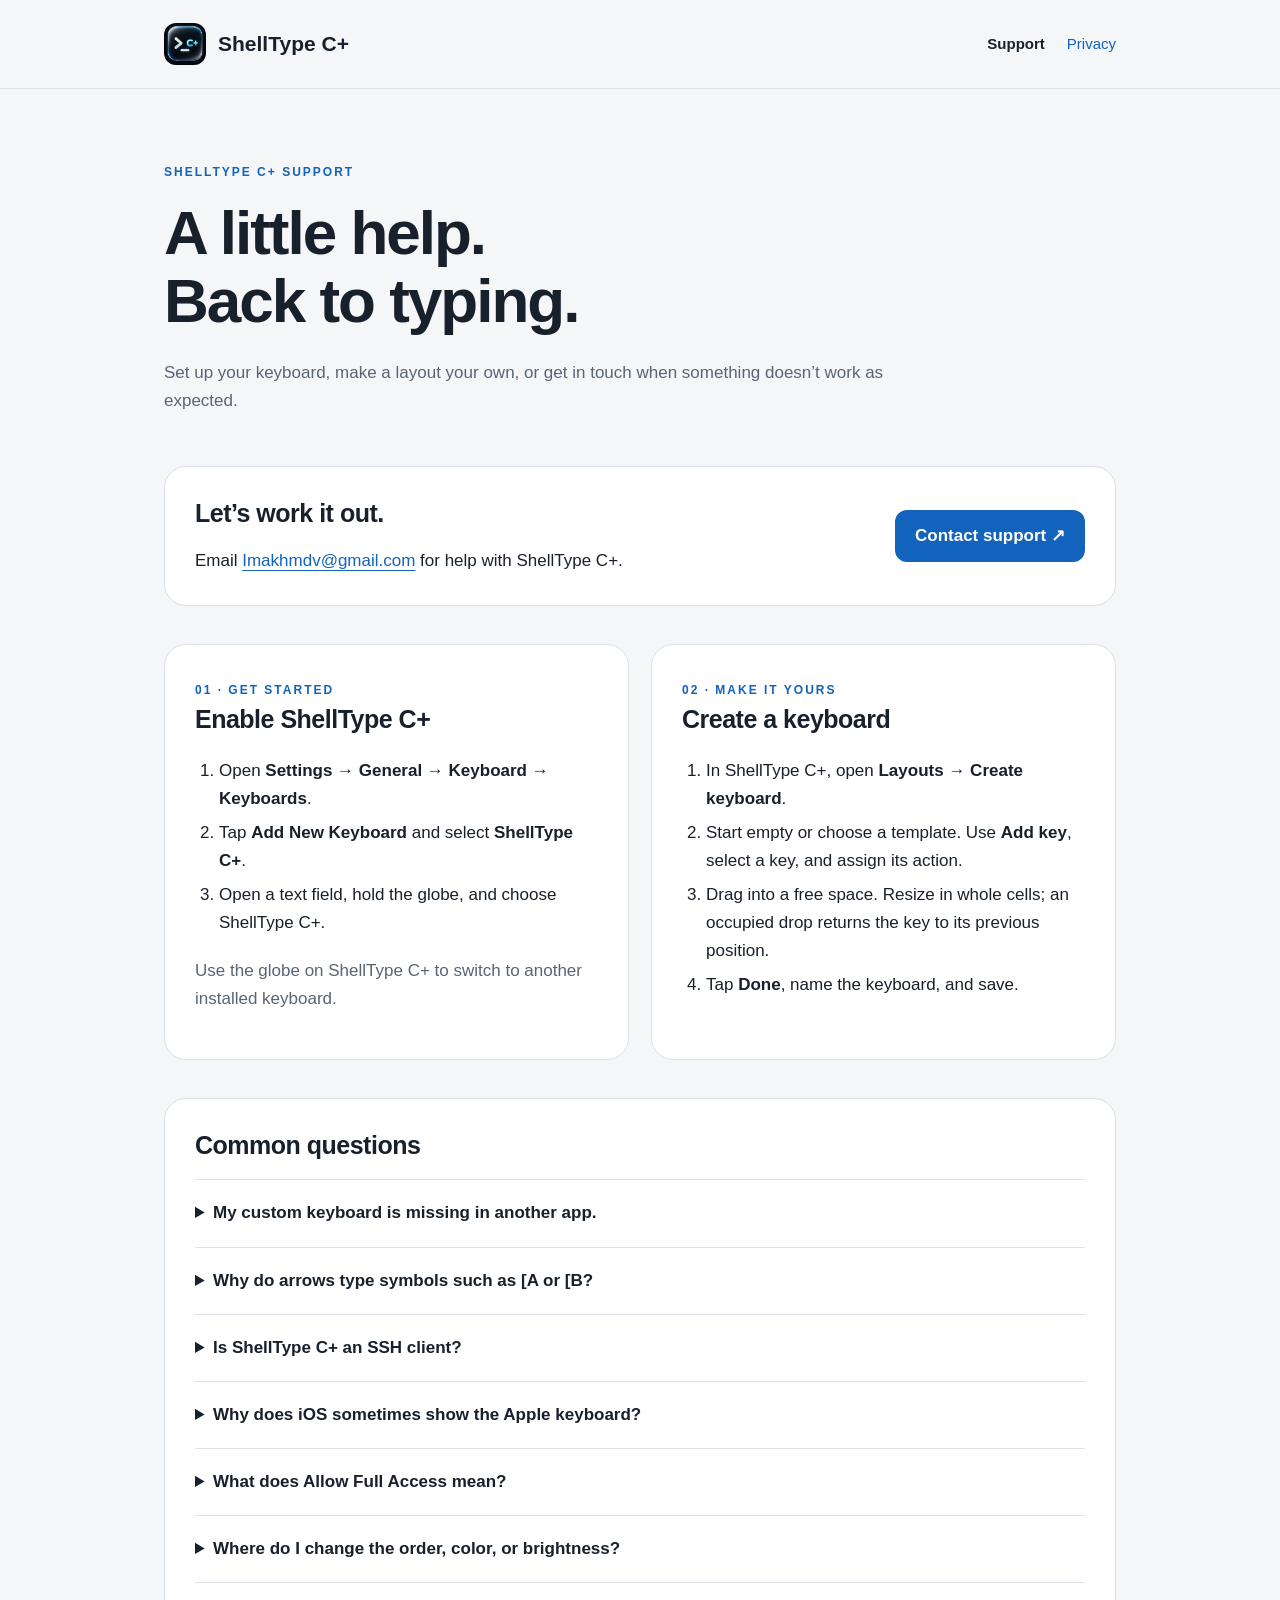
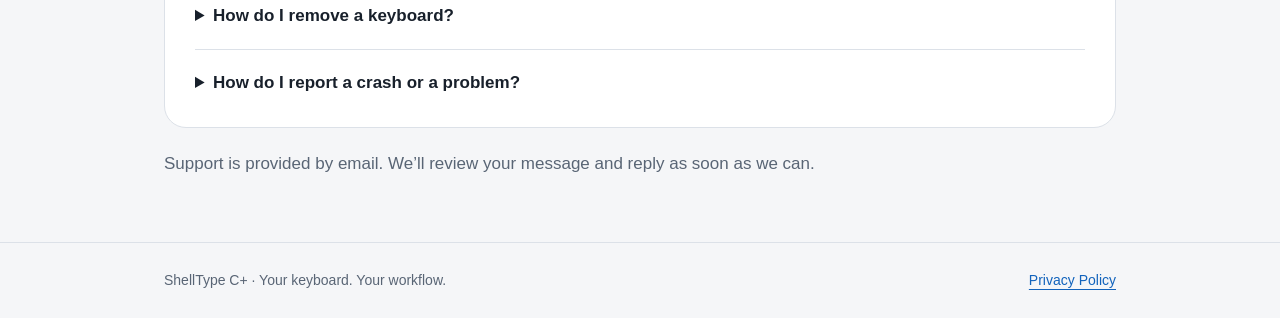
<file: index.html>
<!doctype html>
<html lang="en"><head><meta charset="utf-8"><meta name="viewport" content="width=device-width,initial-scale=1"><meta name="description" content="ShellType C+ support: set up your keyboard, create custom layouts, and get help."><title>Support — ShellType C+</title><link rel="icon" type="image/png" href="shelltype-c-plus.png"><link rel="apple-touch-icon" href="shelltype-c-plus.png"><link rel="stylesheet" href="style.css"></head>
<body><a class="skip" href="#main">Skip to content</a><header><div class="wrap"><a class="brand" href="index.html"><img class="mark" src="shelltype-c-plus.png" width="42" height="42" alt="">ShellType C+</a><nav aria-label="Main navigation"><a href="index.html" aria-current="page">Support</a><a href="privacy.html">Privacy</a></nav></div></header>
<main id="main" class="wrap"><div class="hero"><span class="eyebrow">ShellType C+ Support</span><h1>A little help.<br>Back to typing.</h1><p>Set up your keyboard, make a layout your own, or get in touch when something doesn’t work as expected.</p></div>
<section class="card contact"><div><h2>Let’s work it out.</h2><p>Email <a class="email" href="mailto:Imakhmdv@gmail.com">Imakhmdv@gmail.com</a> for help with ShellType C+.</p></div><a class="button" href="mailto:Imakhmdv@gmail.com?subject=ShellType%20C%2B%20support">Contact support ↗</a></section>
<div class="grid section"><section class="card"><span class="eyebrow">01 · Get started</span><h2>Enable ShellType C+</h2><ol><li>Open <strong>Settings → General → Keyboard → Keyboards</strong>.</li><li>Tap <strong>Add New Keyboard</strong> and select <strong>ShellType C+</strong>.</li><li>Open a text field, hold the globe, and choose ShellType C+.</li></ol><p class="muted">Use the globe on ShellType C+ to switch to another installed keyboard.</p></section>
<section class="card"><span class="eyebrow">02 · Make it yours</span><h2>Create a keyboard</h2><ol><li>In ShellType C+, open <strong>Layouts → Create keyboard</strong>.</li><li>Start empty or choose a template. Use <strong>Add key</strong>, select a key, and assign its action.</li><li>Drag into a free space. Resize in whole cells; an occupied drop returns the key to its previous position.</li><li>Tap <strong>Done</strong>, name the keyboard, and save.</li></ol></section></div>
<section class="card section"><h2>Common questions</h2>
<details><summary>My custom keyboard is missing in another app.</summary><p>Save it with Done in ShellType C+. Return to the other app, switch away from ShellType C+ using the globe, then select ShellType C+ again. The named button inside ShellType C+ switches between your saved layouts: its label is the <em>next</em> layout, not the current one. If the layout still does not appear, contact support before deleting or reinstalling the app, which can remove saved layouts.</p></details>
<details><summary>Why do arrows type symbols such as [A or [B?</summary><p>Terminal arrow modes send escape sequences. A regular text field can display parts of those sequences instead of moving the cursor. In Layouts, choose the Text cursor arrow mode for ordinary text editing. Normal and Application modes are for terminal software that interprets the corresponding sequences. Compatibility depends on the receiving app and its configuration.</p></details>
<details><summary>Is ShellType C+ an SSH client?</summary><p>No. ShellType C+ provides a keyboard for another app; it does not connect to servers. Terminal shortcuts require a receiving terminal app that supports the control characters or escape sequences being sent. ShellType C+ does not guarantee that every shortcut works in every app.</p></details>
<details><summary>Why does iOS sometimes show the Apple keyboard?</summary><p>Secure password fields and some other input fields use the system keyboard. Apps can also disallow third-party keyboards. ShellType C+ cannot override these restrictions.</p></details>
<details><summary>What does Allow Full Access mean?</summary><p>iOS shows a general warning for this permission. ShellType C+ does not send your typing to a server. It uses local shared storage for the app and keyboard; Full Access also enables the legacy-layout transfer path. To import layouts from an older version, follow the instructions under Import previous layouts in the app. You can turn Full Access off again in Settings → General → Keyboard → Keyboards → ShellType C+.</p></details>
<details><summary>Where do I change the order, color, or brightness?</summary><p>On Home, hold and drag layout names to change their order; the first opens by default. Pick a layout’s accent in Layouts. Adjust backlight brightness in Try it. The System accent keeps keys neutral without colored backlighting.</p></details>
<details><summary>How do I remove a keyboard?</summary><p>In Layouts, open its three-dot menu and choose Delete. Deletion is immediate. A built-in template can be used to create a new keyboard later; it does not recover edits made to a deleted custom layout.</p></details>
<details><summary>How do I report a crash or a problem?</summary><p>Email your iPhone or iPad model, iOS/iPadOS version, ShellType C+ version and build number, the app where the issue occurred, and the steps to reproduce it. For a TestFlight build, find the version in TestFlight. A screenshot or short recording can help. Remove private messages, passwords, server credentials, and other sensitive information before sending.</p></details></section>
<p class="muted">Support is provided by email. We’ll review your message and reply as soon as we can.</p></main>
<footer><div class="wrap"><span>ShellType C+ · Your keyboard. Your workflow.</span><a href="privacy.html">Privacy Policy</a></div></footer></body></html>
</file>
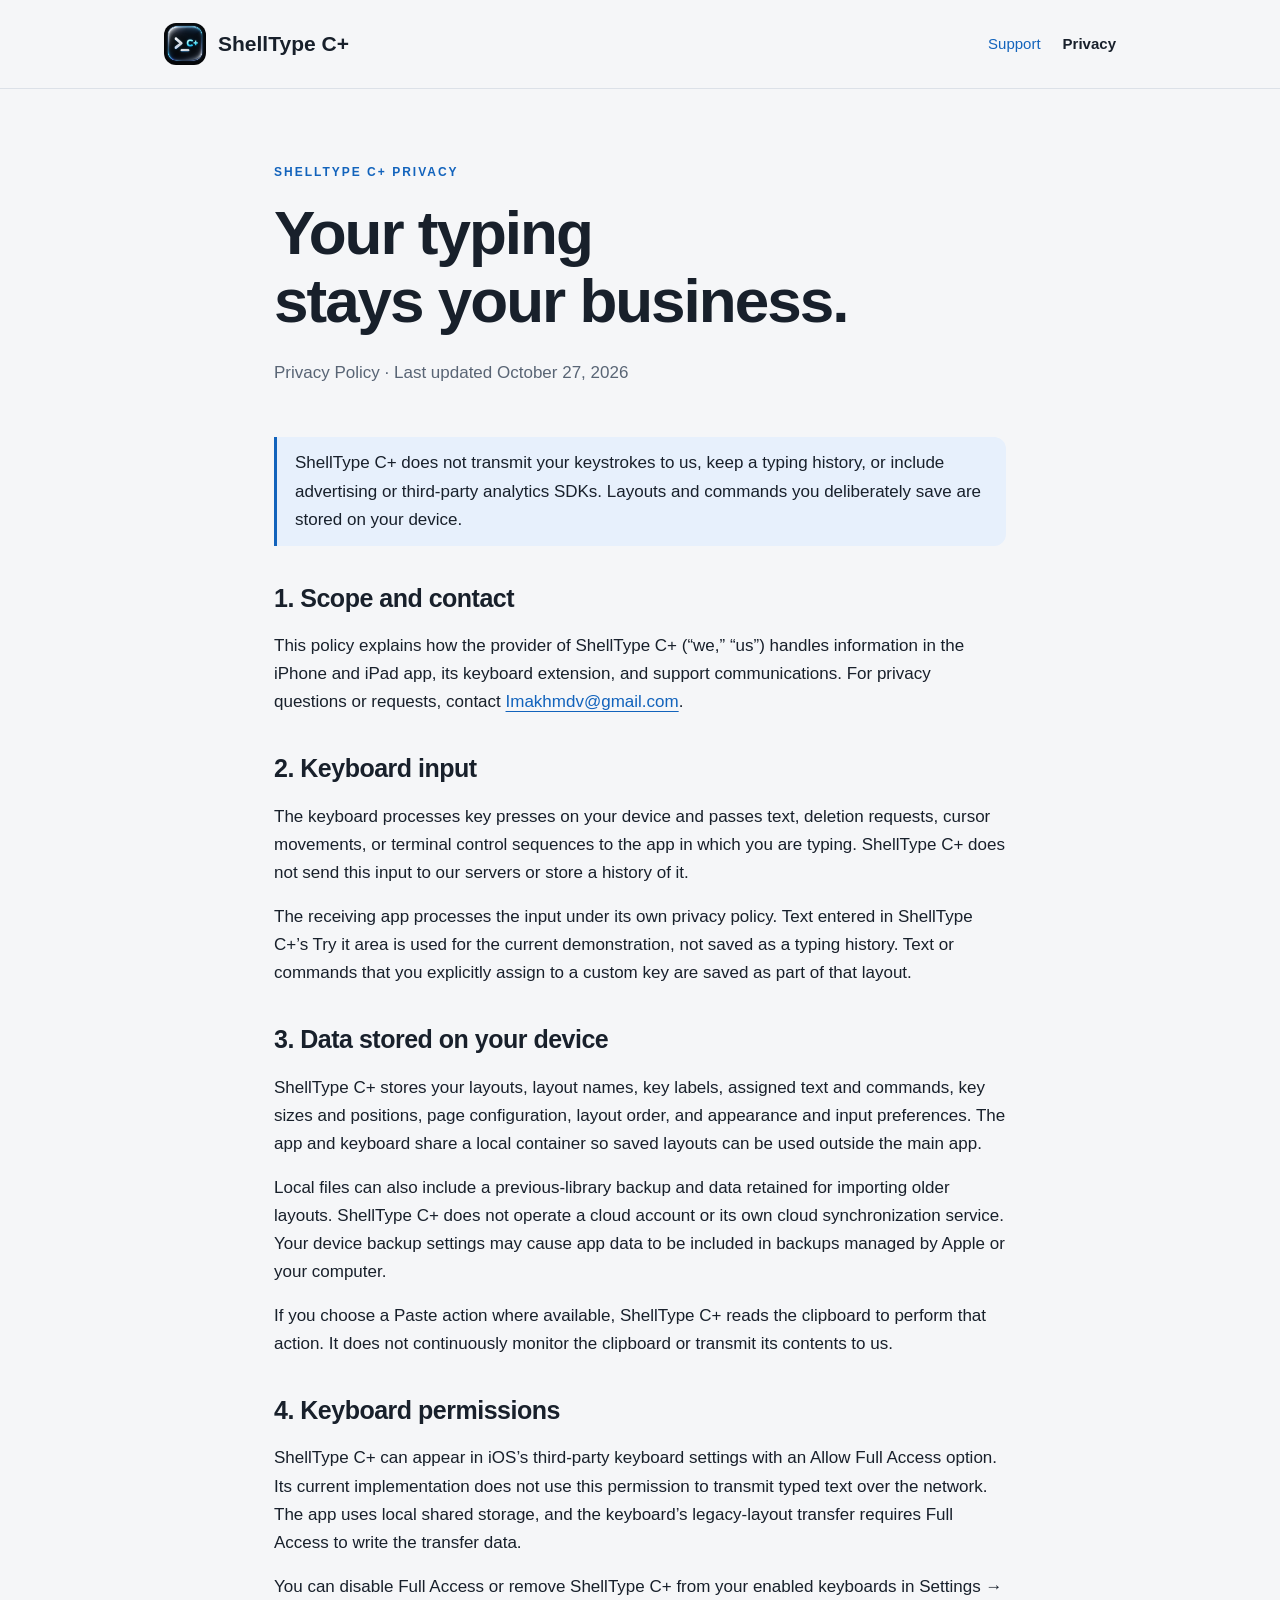
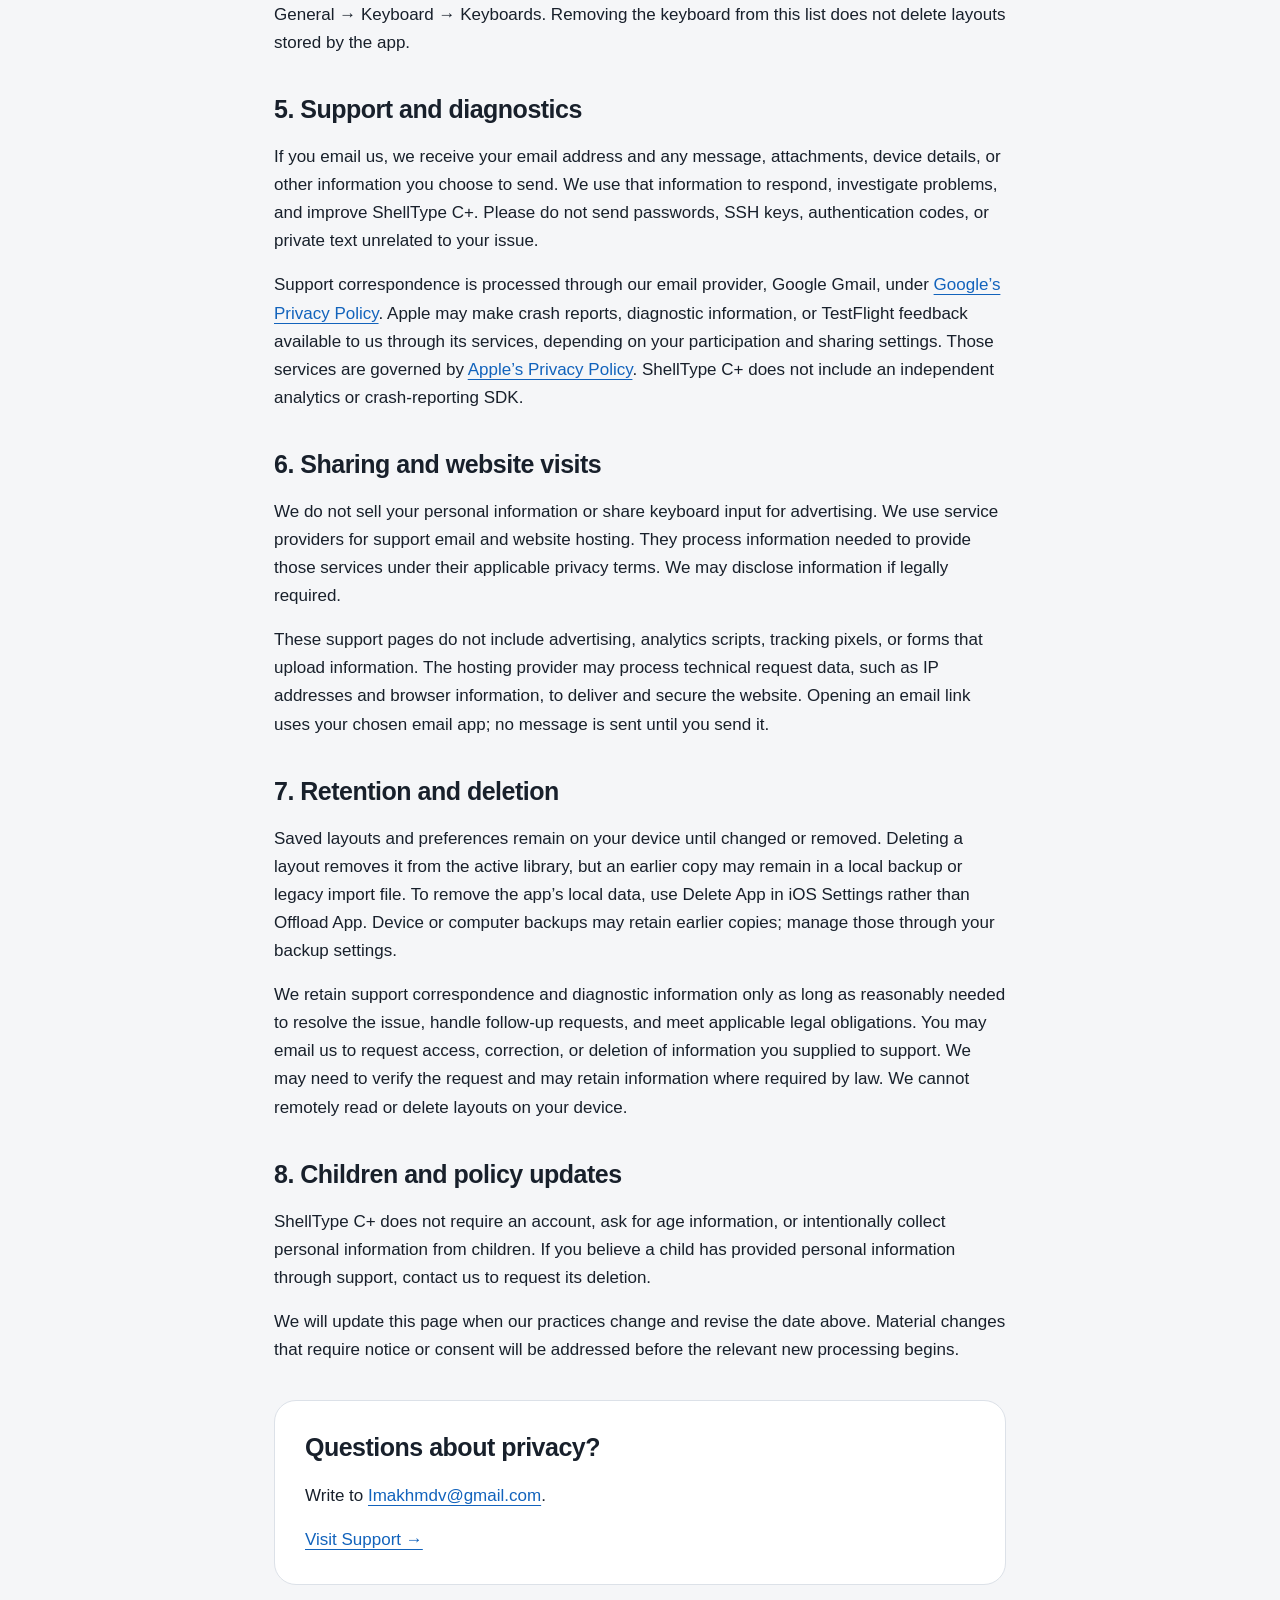
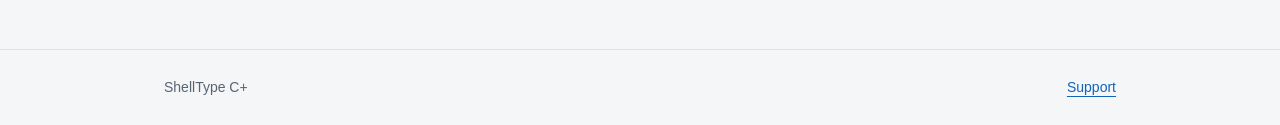
<file: privacy.html>
<!doctype html>
<html lang="en"><head><meta charset="utf-8"><meta name="viewport" content="width=device-width,initial-scale=1"><meta name="description" content="How ShellType C+ handles keyboard input, saved layouts, support messages, and privacy."><title>Privacy Policy — ShellType C+</title><link rel="icon" type="image/png" href="shelltype-c-plus.png"><link rel="apple-touch-icon" href="shelltype-c-plus.png"><link rel="stylesheet" href="style.css"></head>
<body><a class="skip" href="#main">Skip to content</a><header><div class="wrap"><a class="brand" href="index.html"><img class="mark" src="shelltype-c-plus.png" width="42" height="42" alt="">ShellType C+</a><nav aria-label="Main navigation"><a href="index.html">Support</a><a href="privacy.html" aria-current="page">Privacy</a></nav></div></header>
<main id="main" class="wrap policy"><div class="hero"><span class="eyebrow">ShellType C+ Privacy</span><h1>Your typing<br>stays your business.</h1><p>Privacy Policy · Last updated October 27, 2026</p></div>
<p class="note">ShellType C+ does not transmit your keystrokes to us, keep a typing history, or include advertising or third-party analytics SDKs. Layouts and commands you deliberately save are stored on your device.</p>
<section><h2>1. Scope and contact</h2><p>This policy explains how the provider of ShellType C+ (“we,” “us”) handles information in the iPhone and iPad app, its keyboard extension, and support communications. For privacy questions or requests, contact <a class="email" href="mailto:Imakhmdv@gmail.com?subject=ShellType%20C%2B%20privacy">Imakhmdv@gmail.com</a>.</p></section>
<section><h2>2. Keyboard input</h2><p>The keyboard processes key presses on your device and passes text, deletion requests, cursor movements, or terminal control sequences to the app in which you are typing. ShellType C+ does not send this input to our servers or store a history of it.</p><p>The receiving app processes the input under its own privacy policy. Text entered in ShellType C+’s Try it area is used for the current demonstration, not saved as a typing history. Text or commands that you explicitly assign to a custom key are saved as part of that layout.</p></section>
<section><h2>3. Data stored on your device</h2><p>ShellType C+ stores your layouts, layout names, key labels, assigned text and commands, key sizes and positions, page configuration, layout order, and appearance and input preferences. The app and keyboard share a local container so saved layouts can be used outside the main app.</p><p>Local files can also include a previous-library backup and data retained for importing older layouts. ShellType C+ does not operate a cloud account or its own cloud synchronization service. Your device backup settings may cause app data to be included in backups managed by Apple or your computer.</p><p>If you choose a Paste action where available, ShellType C+ reads the clipboard to perform that action. It does not continuously monitor the clipboard or transmit its contents to us.</p></section>
<section><h2>4. Keyboard permissions</h2><p>ShellType C+ can appear in iOS’s third-party keyboard settings with an Allow Full Access option. Its current implementation does not use this permission to transmit typed text over the network. The app uses local shared storage, and the keyboard’s legacy-layout transfer requires Full Access to write the transfer data.</p><p>You can disable Full Access or remove ShellType C+ from your enabled keyboards in Settings → General → Keyboard → Keyboards. Removing the keyboard from this list does not delete layouts stored by the app.</p></section>
<section><h2>5. Support and diagnostics</h2><p>If you email us, we receive your email address and any message, attachments, device details, or other information you choose to send. We use that information to respond, investigate problems, and improve ShellType C+. Please do not send passwords, SSH keys, authentication codes, or private text unrelated to your issue.</p><p>Support correspondence is processed through our email provider, Google Gmail, under <a href="https://policies.google.com/privacy">Google’s Privacy Policy</a>. Apple may make crash reports, diagnostic information, or TestFlight feedback available to us through its services, depending on your participation and sharing settings. Those services are governed by <a href="https://www.apple.com/legal/privacy/">Apple’s Privacy Policy</a>. ShellType C+ does not include an independent analytics or crash-reporting SDK.</p></section>
<section><h2>6. Sharing and website visits</h2><p>We do not sell your personal information or share keyboard input for advertising. We use service providers for support email and website hosting. They process information needed to provide those services under their applicable privacy terms. We may disclose information if legally required.</p><p>These support pages do not include advertising, analytics scripts, tracking pixels, or forms that upload information. The hosting provider may process technical request data, such as IP addresses and browser information, to deliver and secure the website. Opening an email link uses your chosen email app; no message is sent until you send it.</p></section>
<section><h2>7. Retention and deletion</h2><p>Saved layouts and preferences remain on your device until changed or removed. Deleting a layout removes it from the active library, but an earlier copy may remain in a local backup or legacy import file. To remove the app’s local data, use Delete App in iOS Settings rather than Offload App. Device or computer backups may retain earlier copies; manage those through your backup settings.</p><p>We retain support correspondence and diagnostic information only as long as reasonably needed to resolve the issue, handle follow-up requests, and meet applicable legal obligations. You may email us to request access, correction, or deletion of information you supplied to support. We may need to verify the request and may retain information where required by law. We cannot remotely read or delete layouts on your device.</p></section>
<section><h2>8. Children and policy updates</h2><p>ShellType C+ does not require an account, ask for age information, or intentionally collect personal information from children. If you believe a child has provided personal information through support, contact us to request its deletion.</p><p>We will update this page when our practices change and revise the date above. Material changes that require notice or consent will be addressed before the relevant new processing begins.</p></section>
<section class="card"><h2>Questions about privacy?</h2><p>Write to <a class="email" href="mailto:Imakhmdv@gmail.com?subject=ShellType%20C%2B%20privacy">Imakhmdv@gmail.com</a>.</p><a href="index.html">Visit Support →</a></section></main>
<footer><div class="wrap"><span>ShellType C+</span><a href="index.html">Support</a></div></footer></body></html>
</file>
<file: style.css>
:root{color-scheme:light dark;--bg:#f5f6f8;--panel:#fff;--text:#18202b;--muted:#596575;--line:#dce1e8;--accent:#1263bc;--soft:#e7f0fc}*{box-sizing:border-box}body{margin:0;background:var(--bg);color:var(--text);font:17px/1.65 -apple-system,BlinkMacSystemFont,"Segoe UI",sans-serif}a{color:var(--accent);text-underline-offset:4px}a:hover{text-decoration-thickness:2px}.wrap{max-width:1000px;margin:auto;padding:0 24px}header{border-bottom:1px solid var(--line)}header .wrap{display:flex;align-items:center;justify-content:space-between;gap:20px;min-height:88px}.brand{display:flex;align-items:center;gap:12px;color:var(--text);text-decoration:none;font-weight:700;font-size:21px}.mark{display:grid;place-items:center;width:42px;height:42px;border-radius:12px;background:var(--text);color:var(--bg);font:700 23px monospace}nav{display:flex;gap:22px;font-size:15px}nav a{text-decoration:none}nav [aria-current]{color:var(--text);font-weight:650}.hero{padding:68px 0 34px;max-width:730px}.eyebrow{font-size:12px;letter-spacing:2px;font-weight:700;text-transform:uppercase;color:var(--accent)}h1{font-size:clamp(38px,7vw,62px);line-height:1.1;letter-spacing:-2px;margin:14px 0 24px}h2{font-size:25px;letter-spacing:-.5px;line-height:1.3;margin:0 0 18px}h3{font-size:18px;margin:24px 0 8px}p{margin:0 0 16px}.muted,.hero p{color:var(--muted)}.card{padding:30px;border:1px solid var(--line);border-radius:22px;background:var(--panel);margin:0 0 22px}.contact{display:flex;justify-content:space-between;align-items:center;gap:24px}.contact p{margin:0}.button{display:inline-block;padding:12px 20px;background:var(--accent);color:white;border-radius:12px;text-decoration:none;white-space:nowrap;font-weight:600}.grid{display:grid;grid-template-columns:1fr 1fr;gap:22px}.grid .card{margin:0}ol,ul{padding-left:24px}li{padding:3px 0}.section{margin-top:38px}details{border-top:1px solid var(--line);padding:19px 0}details:last-child{padding-bottom:0}summary{cursor:pointer;font-weight:600;padding-right:10px}details p{margin:14px 0 0;color:var(--muted)}.policy{max-width:780px}.policy section{margin:36px 0}.note{border-left:3px solid var(--accent);padding:12px 18px;background:var(--soft);border-radius:0 12px 12px 0}.email{overflow-wrap:anywhere}footer{border-top:1px solid var(--line);margin-top:64px;padding:26px 0;color:var(--muted);font-size:14px}footer .wrap{display:flex;justify-content:space-between;gap:20px;flex-wrap:wrap}:focus-visible{outline:3px solid var(--accent);outline-offset:5px}.skip{position:absolute;left:16px;top:-80px;background:var(--panel);padding:10px}.skip:focus{top:10px}@media(prefers-color-scheme:dark){:root{--bg:#101318;--panel:#191e26;--text:#f1f4f8;--muted:#afb9c8;--line:#303844;--accent:#86baff;--soft:#1b2b40}.button{background:#2676cf;color:#fff}}@media(max-width:640px){.wrap{padding:0 20px}header .wrap{min-height:78px;gap:12px}nav{gap:14px;font-size:14px}.brand{font-size:18px}.mark{width:34px;height:34px}.hero{padding-top:42px}.card{padding:23px}.grid{grid-template-columns:1fr}.contact{align-items:flex-start;flex-direction:column}h1{letter-spacing:-1.3px}}

img.mark{display:block;object-fit:cover;flex-shrink:0}.brand{white-space:nowrap}@media(max-width:380px){header .wrap{flex-wrap:wrap;padding-top:14px;padding-bottom:14px;gap:10px}header nav{width:100%;padding-left:46px}}
</file>
